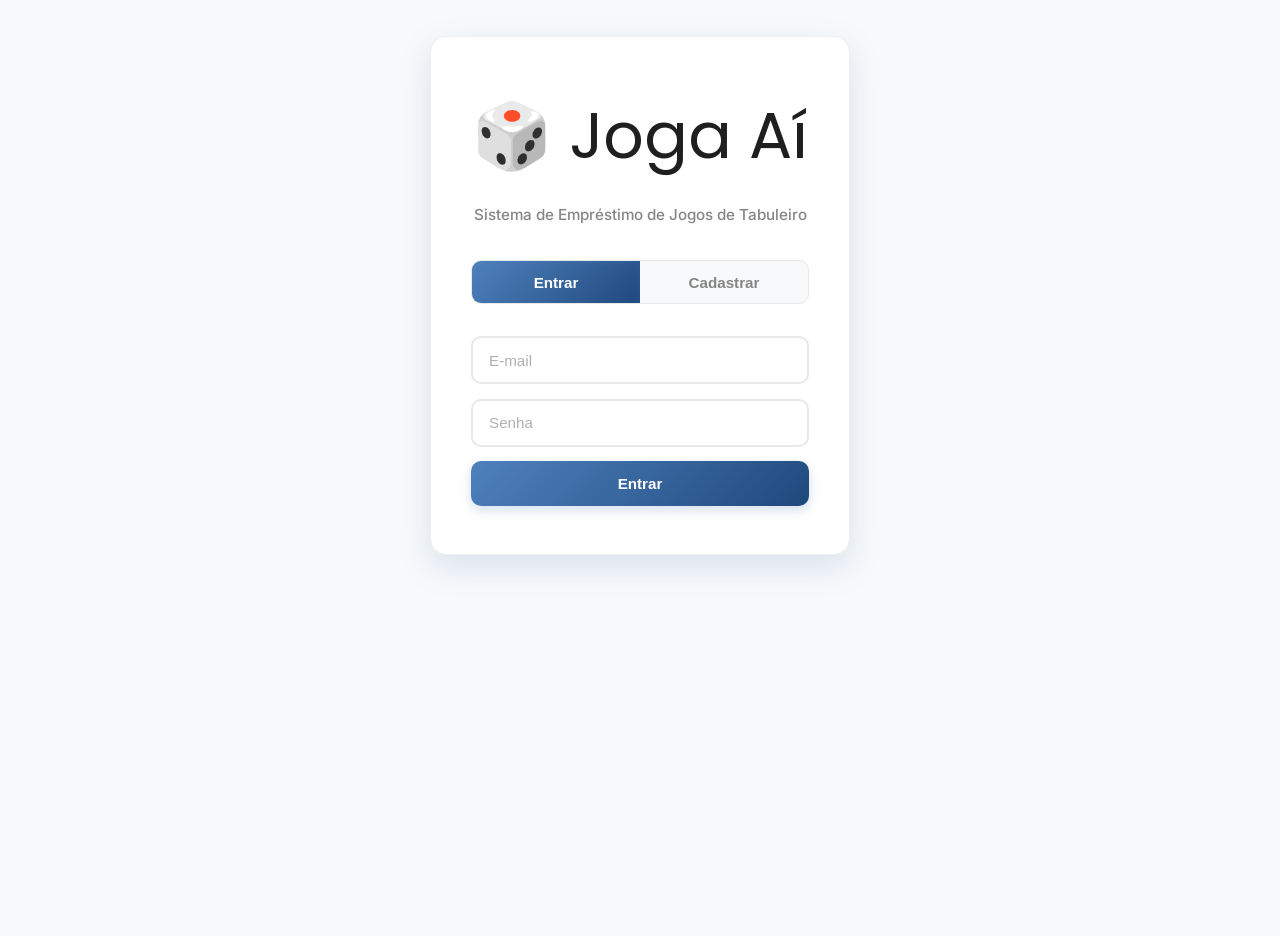
<file: templates/index.html>
<!DOCTYPE html>
<html lang="pt-BR">
<head>
  <meta charset="UTF-8" />
  <meta name="viewport" content="width=device-width, initial-scale=1.0" />
  <title>Joga Aí – Sistema de Empréstimo de Jogos</title>
  <link rel="stylesheet" href="/static/css/style.css" />
</head>
<body>
  <!-- NAVBAR -->
  <nav id="navbar" class="navbar hidden">
    <div class="nav-brand">🎲 Joga Aí</div>
    <div class="nav-links">
      <button onclick="App.mostrarView('jogos')" class="nav-btn">Explorar</button>
      <button onclick="App.mostrarView('meus-jogos')" class="nav-btn">Meus Jogos</button>
      <button onclick="App.mostrarView('emprestimos')" class="nav-btn">Empréstimos</button>
      <button onclick="App.mostrarView('penalidades')" class="nav-btn">Penalidades</button>
      <div class="nav-notif">
        <button onclick="App.mostrarView('notificacoes')" class="nav-btn notif-btn">
          🔔 <span id="notif-badge" class="badge hidden">0</span>
        </button>
      </div>
      <span id="nav-usuario" class="nav-user"></span>
      <button onclick="App.logout()" class="nav-btn btn-sair">Sair</button>
    </div>
  </nav>

  <!-- MAIN CONTENT -->
  <main id="app">

    <!-- VIEW: AUTH -->
    <div id="view-auth" class="view">
      <div class="auth-container">
        <div class="auth-logo">🎲 Joga Aí</div>
        <p class="auth-sub">Sistema de Empréstimo de Jogos de Tabuleiro</p>
        <div class="tabs">
          <button id="tab-login" class="tab active" onclick="Auth.mostrarLogin()">Entrar</button>
          <button id="tab-cadastro" class="tab" onclick="Auth.mostrarCadastro()">Cadastrar</button>
        </div>

        <!-- Login -->
        <form id="form-login" onsubmit="Auth.login(event)">
          <input type="email" id="login-email" placeholder="E-mail" required />
          <input type="password" id="login-senha" placeholder="Senha" required />
          <button type="submit" class="btn-primary">Entrar</button>
          <div id="login-erro" class="erro hidden"></div>
        </form>

        <!-- Cadastro -->
        <form id="form-cadastro" class="hidden" onsubmit="Auth.cadastrar(event)">
          <input type="text" id="cad-nome" placeholder="Nome completo" required />
          <input type="email" id="cad-email" placeholder="E-mail" required />
          <input type="password" id="cad-senha" placeholder="Senha" required />
          <button type="submit" class="btn-primary">Criar conta</button>
          <div id="cad-erro" class="erro hidden"></div>
        </form>
      </div>
    </div>

    <!-- VIEW: EXPLORAR JOGOS -->
    <div id="view-jogos" class="view hidden">
      <div class="content">
        <h2>Explorar Jogos</h2>
        <div class="search-bar">
          <input type="text" id="busca-input" placeholder="Buscar por nome ou categoria..." oninput="Jogos.buscar()" />
        </div>
        <div id="jogos-lista" class="jogos-grid"></div>
      </div>
    </div>

    <!-- VIEW: MEUS JOGOS -->
    <div id="view-meus-jogos" class="view hidden">
      <div class="content">
        <div class="section-header">
          <h2>Meus Jogos</h2>
          <button class="btn-primary" onclick="MeusJogos.mostrarForm()">+ Adicionar Jogo</button>
        </div>

        <!-- Formulário de cadastro/edição -->
        <div id="form-jogo-container" class="card hidden">
          <h3 id="form-jogo-titulo">Novo Jogo</h3>
          <form id="form-jogo" onsubmit="MeusJogos.salvar(event)">
            <input type="hidden" id="jogo-edit-id" />
            <input type="text" id="jogo-nome" placeholder="Nome do jogo" required />
            <select id="jogo-categoria" required>
              <option value="">Selecione a categoria</option>
              <option value="Estratégia">Estratégia</option>
              <option value="Cooperativo">Cooperativo</option>
              <option value="Familia">Família</option>
              <option value="Cartas">Cartas</option>
              <option value="RPG">RPG</option>
              <option value="Party">Party</option>
              <option value="Outro">Outro</option>
            </select>
            <textarea id="jogo-descricao" placeholder="Descrição do jogo" required rows="3"></textarea>
            <div class="form-actions">
              <button type="submit" class="btn-primary">Salvar</button>
              <button type="button" class="btn-secondary" onclick="MeusJogos.cancelar()">Cancelar</button>
            </div>
          </form>
        </div>

        <div id="meus-jogos-lista" class="jogos-grid"></div>
      </div>
    </div>

    <!-- VIEW: EMPRÉSTIMOS -->
    <div id="view-emprestimos" class="view hidden">
      <div class="content">
        <h2>Meus Empréstimos</h2>
        <div id="emprestimos-lista"></div>
      </div>
    </div>

    <!-- VIEW: CHAT -->
    <div id="view-chat" class="view hidden">
      <div class="content chat-container">
        <div class="chat-header">
          <button onclick="App.mostrarView('emprestimos')" class="btn-back">← Voltar</button>
          <h3 id="chat-titulo">Chat</h3>
        </div>
        <div id="chat-mensagens" class="chat-messages"></div>
        <form id="form-chat" onsubmit="Chat.enviar(event)" class="chat-input">
          <input type="text" id="chat-conteudo" placeholder="Digite sua mensagem..." autocomplete="off" />
          <button type="submit" class="btn-primary">Enviar</button>
        </form>
      </div>
    </div>

    <!-- VIEW: PENALIDADES -->
    <div id="view-penalidades" class="view hidden">
      <div class="content">
        <h2>Minhas Penalidades</h2>
        <div id="penalidades-lista"></div>
      </div>
    </div>

    <!-- VIEW: NOTIFICAÇÕES -->
    <div id="view-notificacoes" class="view hidden">
      <div class="content">
        <div class="section-header">
          <h2>Notificações</h2>
          <button class="btn-secondary" onclick="Notificacoes.marcarTodasLidas()">Marcar todas como lidas</button>
        </div>
        <div id="notificacoes-lista"></div>
      </div>
    </div>

  </main>

  <!-- MODAL: Solicitar Empréstimo -->
  <div id="modal-emprestimo" class="modal hidden">
    <div class="modal-content">
      <h3>Solicitar Empréstimo</h3>
      <p id="modal-jogo-nome"></p>
      <form onsubmit="Jogos.confirmarEmprestimo(event)">
        <input type="hidden" id="modal-jogo-id" />
        <label>Data de devolução:</label>
        <input type="date" id="modal-data-prazo" required />
        <div class="form-actions">
          <button type="submit" class="btn-primary">Confirmar</button>
          <button type="button" class="btn-secondary" onclick="App.fecharModal()">Cancelar</button>
        </div>
      </form>
    </div>
  </div>

  <!-- OVERLAY -->
  <div id="modal-overlay" class="modal-overlay hidden" onclick="App.fecharModal()"></div>

  <script src="/static/js/api.js"></script>
  <script src="/static/js/auth.js"></script>
  <script src="/static/js/jogos.js"></script>
  <script src="/static/js/emprestimos.js"></script>
  <script src="/static/js/chat.js"></script>
  <script src="/static/js/app.js"></script>
</body>
</html>
</file>
<file: static/css/style.css>
@import url('https://fonts.googleapis.com/css2?family=Poppins:wght@400;500;600;700&family=Inter:wght@300;400;500;600&display=swap');

:root {
  /* Cores da Identidade Visual */
  --primary: #4F81BD;
  --primary-dark: #1F497D;
  --primary-light: #8BB0DA;
  --secondary: #EEECE1;
  --accent: #F79646;
  --accent-dark: #E67D3C;
  --success: #9BBB59;
  --success-light: #C5DFA8;
  --warning: #F79646;
  --danger: #C0504D;
  --danger-light: #F5A5A3;
  --purple: #8064A2;
  --cyan: #4BACC6;
  
  /* Backgrounds */
  --bg: #F8F9FA;
  --bg-secondary: #F0EFE8;
  --card-bg: #FFFFFF;
  --card-hover: #FAFAF8;
  
  /* Text */
  --text: #1F1F1F;
  --text-secondary: #4A4A4A;
  --text-muted: #858585;
  --text-light: #B0B0B0;
  
  /* Borders & Shadows */
  --border: #E8E8E6;
  --border-light: #F0EFEB;
  --radius: 12px;
  --radius-lg: 16px;
  --shadow-sm: 0 1px 3px rgba(0,0,0,0.05);
  --shadow: 0 4px 12px rgba(79,129,189,0.12);
  --shadow-md: 0 8px 24px rgba(79,129,189,0.15);
  --shadow-lg: 0 12px 32px rgba(79,129,189,0.18);
  
  /* Transitions */
  --transition: all 0.3s cubic-bezier(0.4, 0, 0.2, 1);
  --transition-fast: all 0.15s cubic-bezier(0.4, 0, 0.2, 1);
}

* {
  box-sizing: border-box;
  margin: 0;
  padding: 0;
}

html {
  scroll-behavior: smooth;
}

body {
  font-family: 'Inter', system-ui, sans-serif;
  background: var(--bg);
  color: var(--text);
  min-height: 100vh;
  line-height: 1.6;
  -webkit-font-smoothing: antialiased;
  -moz-osx-font-smoothing: grayscale;
}

/* NAVBAR */
.navbar {
  background: linear-gradient(135deg, var(--primary-dark) 0%, var(--primary) 100%);
  border-bottom: none;
  padding: 0 2rem;
  height: 70px;
  display: flex;
  align-items: center;
  justify-content: space-between;
  position: sticky;
  top: 0;
  z-index: 100;
  box-shadow: var(--shadow-md);
}

.nav-brand {
  font-family: 'Poppins', sans-serif;
  font-size: 1.5rem;
  font-weight: 700;
  color: #fff;
  display: flex;
  align-items: center;
  gap: 0.5rem;
  letter-spacing: -0.5px;
}

.nav-links {
  display: flex;
  align-items: center;
  gap: 0.25rem;
}

.nav-btn {
  background: rgba(255,255,255,0.15);
  border: none;
  padding: 0.5rem 1rem;
  border-radius: 8px;
  cursor: pointer;
  font-size: 0.9rem;
  color: #fff;
  transition: var(--transition);
  font-weight: 500;
  white-space: nowrap;
}

.nav-btn:hover {
  background: rgba(255,255,255,0.25);
  transform: translateY(-1px);
}

.nav-btn:active {
  transform: translateY(0);
}

.nav-user {
  font-size: 0.85rem;
  color: rgba(255,255,255,0.8);
  padding: 0 0.75rem;
}

.btn-sair {
  background: rgba(255, 100, 100, 0.2) !important;
  color: #fff !important;
}

.btn-sair:hover {
  background: rgba(255, 80, 80, 0.3) !important;
}

.notif-btn {
  position: relative;
  font-size: 1rem;
}

.badge {
  background: var(--danger);
  color: #fff;
  border-radius: 50%;
  padding: 2px 6px;
  font-size: 0.65rem;
  position: absolute;
  top: -8px;
  right: -8px;
  min-width: 20px;
  height: 20px;
  display: flex;
  align-items: center;
  justify-content: center;
  font-weight: 700;
  box-shadow: 0 2px 8px rgba(192, 80, 77, 0.3);
}

/* VIEWS */
.view { min-height: calc(100vh - 60px); }
.content { max-width: 1100px; margin: 0 auto; padding: 2rem 1.5rem; }
.hidden { display: none !important; }

/* AUTH */
.auth-container {
  max-width: 420px;
  margin: 4vh auto;
  background: var(--card-bg);
  border-radius: var(--radius-lg);
  padding: 3rem 2.5rem;
  box-shadow: var(--shadow-lg);
  border: 1px solid var(--border-light);
  text-align: center;
  animation: slideUp 0.5s ease-out;
}

@keyframes slideUp {
  from {
    opacity: 0;
    transform: translateY(20px);
  }
  to {
    opacity: 1;
    transform: translateY(0);
  }
}

.auth-logo {
  font-family: 'Poppins', sans-serif;
  font-size: 4rem;
  margin-bottom: 1rem;
  animation: bounce 1s ease-in-out;
}

@keyframes bounce {
  0%, 100% { transform: translateY(0); }
  50% { transform: translateY(-10px); }
}

.auth-sub {
  color: var(--text-muted);
  font-size: 0.95rem;
  margin-bottom: 2rem;
  font-weight: 500;
}

.tabs {
  display: flex;
  margin-bottom: 2rem;
  border-radius: 10px;
  overflow: hidden;
  background: var(--bg);
  border: 1px solid var(--border);
}

.tab {
  flex: 1;
  padding: 0.8rem 1rem;
  background: none;
  border: none;
  cursor: pointer;
  font-size: 0.95rem;
  font-weight: 600;
  transition: var(--transition);
  color: var(--text-muted);
}

.tab.active {
  background: linear-gradient(135deg, var(--primary) 0%, var(--primary-dark) 100%);
  color: #fff;
  box-shadow: inset 0 2px 8px rgba(79,129,189,0.2);
}

/* FORMS & INPUTS */
form input, form select, form textarea {
  display: block;
  width: 100%;
  padding: 0.85rem 1rem;
  border: 2px solid var(--border);
  border-radius: 10px;
  font-size: 0.95rem;
  margin-bottom: 0.9rem;
  outline: none;
  transition: var(--transition);
  font-family: 'Inter', inherit;
  background: var(--card-bg);
  color: var(--text);
}

form input:focus, form select:focus, form textarea:focus {
  border-color: var(--primary);
  box-shadow: 0 0 0 3px rgba(79,129,189,0.1);
  background: rgba(79,129,189,0.02);
}

form input::placeholder {
  color: var(--text-light);
}

form textarea {
  resize: vertical;
  min-height: 80px;
}

/* Remove spinner from number inputs */
input[type="number"]::-webkit-inner-spin-button,
input[type="number"]::-webkit-outer-spin-button {
  -webkit-appearance: none;
  margin: 0;
}

input[type="number"] {
  -moz-appearance: textfield;
}

/* BUTTONS */
.btn-primary {
  background: linear-gradient(135deg, var(--primary) 0%, var(--primary-dark) 100%);
  color: #fff;
  border: none;
  padding: 0.85rem 1.5rem;
  border-radius: 10px;
  cursor: pointer;
  font-size: 0.95rem;
  font-weight: 600;
  transition: var(--transition);
  width: 100%;
  box-shadow: 0 4px 12px rgba(79,129,189,0.25);
  position: relative;
  overflow: hidden;
}

.btn-primary::before {
  content: '';
  position: absolute;
  top: 50%;
  left: 50%;
  width: 0;
  height: 0;
  border-radius: 50%;
  background: rgba(255,255,255,0.3);
  transform: translate(-50%, -50%);
  pointer-events: none;
}

.btn-primary:hover {
  transform: translateY(-2px);
  box-shadow: 0 6px 20px rgba(79,129,189,0.35);
}

.btn-primary:active {
  transform: translateY(0);
  box-shadow: 0 2px 8px rgba(79,129,189,0.2);
}

.btn-secondary {
  background: var(--secondary);
  color: var(--primary);
  border: 2px solid var(--primary-light);
  padding: 0.7rem 1.2rem;
  border-radius: 10px;
  cursor: pointer;
  font-size: 0.9rem;
  font-weight: 600;
  transition: var(--transition);
}

.btn-secondary:hover {
  background: rgba(79,129,189,0.08);
  border-color: var(--primary);
  transform: translateY(-2px);
}

.btn-danger {
  background: linear-gradient(135deg, var(--danger) 0%, #A83F45 100%);
  color: #fff;
  border: none;
  padding: 0.6rem 1.2rem;
  border-radius: 8px;
  cursor: pointer;
  font-size: 0.85rem;
  font-weight: 600;
  transition: var(--transition);
  box-shadow: 0 4px 12px rgba(192,80,77,0.2);
}

.btn-danger:hover {
  transform: translateY(-2px);
  box-shadow: 0 6px 16px rgba(192,80,77,0.3);
}

.btn-sm {
  padding: 0.5rem 1rem;
  font-size: 0.82rem;
  border-radius: 8px;
  cursor: pointer;
  border: none;
  font-weight: 500;
}

.btn-back {
  background: none;
  border: none;
  color: var(--primary);
  cursor: pointer;
  font-size: 0.95rem;
  padding: 0.3rem 0;
  font-weight: 600;
  transition: var(--transition);
}

.btn-back:hover {
  color: var(--primary-dark);
  transform: translateX(-3px);
}

/* CARDS */
.card {
  background: var(--card-bg);
  border-radius: var(--radius-lg);
  padding: 1.5rem;
  box-shadow: var(--shadow);
  border: 1px solid var(--border);
  margin-bottom: 1.5rem;
  transition: var(--transition);
}

.card:hover {
  box-shadow: var(--shadow-md);
  border-color: var(--primary-light);
}

.card h3 {
  font-family: 'Poppins', sans-serif;
  font-size: 1.1rem;
  margin-bottom: 1rem;
  color: var(--text);
  font-weight: 600;
}

/* JOGOS GRID */
.jogos-grid {
  display: grid;
  grid-template-columns: repeat(auto-fill, minmax(280px, 1fr));
  gap: 1.5rem;
  margin-top: 2rem;
}

.jogo-card {
  background: var(--card-bg);
  border: 1px solid var(--border);
  border-radius: var(--radius-lg);
  padding: 1.3rem;
  box-shadow: var(--shadow);
  transition: var(--transition);
  display: flex;
  flex-direction: column;
  height: 100%;
}

.jogo-card:hover {
  transform: translateY(-6px);
  box-shadow: var(--shadow-lg);
  border-color: var(--primary-light);
}

.jogo-card h3 {
  font-family: 'Poppins', sans-serif;
  font-size: 1.05rem;
  margin-bottom: 0.5rem;
  color: var(--text);
  font-weight: 600;
  line-height: 1.3;
}

.jogo-card .categoria {
  display: inline-block;
  background: linear-gradient(135deg, var(--primary) 0%, var(--primary-dark) 100%);
  color: #fff;
  font-size: 0.7rem;
  padding: 0.4rem 0.85rem;
  border-radius: 20px;
  margin-bottom: 0.8rem;
  font-weight: 600;
  width: fit-content;
  box-shadow: 0 2px 8px rgba(79,129,189,0.2);
}

.jogo-card .descricao {
  font-size: 0.85rem;
  color: var(--text-muted);
  margin-bottom: 1rem;
  flex-grow: 1;
  line-height: 1.5;
}

.jogo-card .dono {
  font-size: 0.8rem;
  color: var(--text-light);
  margin-bottom: 1rem;
  padding-bottom: 0.8rem;
  border-bottom: 1px solid var(--border-light);
}

.status-badge {
  display: inline-block;
  font-size: 0.75rem;
  padding: 0.4rem 0.85rem;
  border-radius: 20px;
  font-weight: 700;
  text-transform: uppercase;
  letter-spacing: 0.5px;
}

.status-DISPONIVEL {
  background: linear-gradient(135deg, var(--success) 0%, #7BA94A 100%);
  color: #fff;
  box-shadow: 0 2px 8px rgba(155,187,89,0.2);
}

.status-EMPRESTADO {
  background: linear-gradient(135deg, var(--danger) 0%, #A83F45 100%);
  color: #fff;
  box-shadow: 0 2px 8px rgba(192,80,77,0.2);
}

.status-ATIVO {
  background: linear-gradient(135deg, var(--cyan) 0%, #3A8FA4 100%);
  color: #fff;
  box-shadow: 0 2px 8px rgba(75,172,198,0.2);
}

.status-DEVOLVIDO {
  background: linear-gradient(135deg, var(--success) 0%, #7BA94A 100%);
  color: #fff;
}

.status-CANCELADO {
  background: var(--bg-secondary);
  color: var(--text-muted);
  border: 1px solid var(--border);
}

.status-BLOQUEADO {
  background: linear-gradient(135deg, var(--danger) 0%, #A83F45 100%);
  color: #fff;
}

.status-PENDENTE {
  background: linear-gradient(135deg, var(--warning) 0%, #E67D3C 100%);
  color: #fff;
  box-shadow: 0 2px 8px rgba(247,150,70,0.2);
}

.status-PAGA {
  background: linear-gradient(135deg, var(--success) 0%, #7BA94A 100%);
  color: #fff;
}

.card-actions {
  display: flex;
  gap: 0.6rem;
  flex-wrap: wrap;
  margin-top: 1rem;
  padding-top: 1rem;
  border-top: 1px solid var(--border-light);
}

/* EMPRÉSTIMOS */
.emprestimo-card {
  background: var(--card-bg);
  border: 1px solid var(--border);
  border-radius: var(--radius-lg);
  padding: 1.5rem;
  margin-bottom: 1.5rem;
  box-shadow: var(--shadow);
  transition: var(--transition);
  border-left: 4px solid var(--primary);
}

.emprestimo-card:hover {
  box-shadow: var(--shadow-md);
  transform: translateX(4px);
}

.emprestimo-card h3 {
  font-family: 'Poppins', sans-serif;
  margin-bottom: 0.5rem;
  font-size: 1.1rem;
  color: var(--text);
  font-weight: 600;
}

.emprestimo-meta {
  font-size: 0.85rem;
  color: var(--text-muted);
  margin-bottom: 0.8rem;
}

.atraso-badge {
  background: linear-gradient(135deg, var(--danger) 0%, #A83F45 100%);
  color: #fff;
  padding: 0.4rem 0.85rem;
  border-radius: 20px;
  font-size: 0.75rem;
  font-weight: 700;
  text-transform: uppercase;
  letter-spacing: 0.5px;
  box-shadow: 0 2px 8px rgba(192,80,77,0.2);
}

/* SEARCH */
.search-bar {
  margin-bottom: 1.5rem;
  display: flex;
  gap: 0.75rem;
}

.search-bar input {
  max-width: 500px;
  padding: 0.85rem 1.2rem;
  border: 2px solid var(--border);
  border-radius: 10px;
  font-size: 0.95rem;
  width: 100%;
  outline: none;
  transition: var(--transition);
  background: var(--card-bg);
}

.search-bar input:focus {
  border-color: var(--primary);
  box-shadow: 0 0 0 3px rgba(79,129,189,0.1);
}

/* SECTION HEADER */
.section-header {
  display: flex;
  justify-content: space-between;
  align-items: center;
  margin-bottom: 2rem;
}

.section-header h2 {
  font-family: 'Poppins', sans-serif;
  font-size: 1.6rem;
  color: var(--text);
  font-weight: 700;
  letter-spacing: -0.5px;
}

.section-header .btn-primary {
  width: auto;
  padding: 0.7rem 1.5rem;
}

/* FORM ACTIONS */
.form-actions {
  display: flex;
  gap: 0.75rem;
  margin-top: 1.5rem;
  flex-wrap: wrap;
}

.form-actions .btn-primary,
.form-actions .btn-secondary {
  width: auto;
  flex: 1;
  min-width: 120px;
}

/* CHAT */
.chat-container {
  max-width: 800px;
}

.chat-header {
  display: flex;
  align-items: center;
  gap: 1rem;
  margin-bottom: 1.5rem;
}

.chat-header h3 {
  font-family: 'Poppins', sans-serif;
  font-size: 1.3rem;
  margin: 0;
  color: var(--text);
  font-weight: 600;
}

.chat-messages {
  background: var(--card-bg);
  border: 1px solid var(--border);
  border-radius: var(--radius-lg);
  padding: 1.5rem;
  height: 450px;
  overflow-y: auto;
  display: flex;
  flex-direction: column;
  gap: 0.8rem;
  margin-bottom: 1.5rem;
  box-shadow: var(--shadow);
}

.msg-bubble {
  max-width: 70%;
  padding: 0.8rem 1.1rem;
  border-radius: 16px;
  font-size: 0.9rem;
  line-height: 1.5;
  animation: messageSlide 0.3s ease-out;
}

@keyframes messageSlide {
  from {
    opacity: 0;
    transform: translateY(10px);
  }
  to {
    opacity: 1;
    transform: translateY(0);
  }
}

.msg-meu {
  background: linear-gradient(135deg, var(--primary) 0%, var(--primary-dark) 100%);
  color: #fff;
  align-self: flex-end;
  border-bottom-right-radius: 4px;
  box-shadow: 0 2px 8px rgba(79,129,189,0.2);
}

.msg-outro {
  background: var(--bg);
  color: var(--text);
  align-self: flex-start;
  border: 1px solid var(--border);
  border-bottom-left-radius: 4px;
}

.msg-nome {
  font-size: 0.7rem;
  opacity: 0.7;
  margin-bottom: 0.3rem;
  font-weight: 600;
}

.msg-hora {
  font-size: 0.65rem;
  opacity: 0.6;
  text-align: right;
  margin-top: 0.3rem;
}

.chat-input {
  display: flex;
  gap: 0.75rem;
}

.chat-input input {
  flex: 1;
  padding: 0.85rem 1rem;
  border: 2px solid var(--border);
  border-radius: 10px;
  font-size: 0.95rem;
  outline: none;
  transition: var(--transition);
}

.chat-input input:focus {
  border-color: var(--primary);
  box-shadow: 0 0 0 3px rgba(79,129,189,0.1);
}

.chat-input .btn-primary {
  width: auto;
  flex-shrink: 0;
  padding: 0.85rem 1.5rem;
}

/* PENALIDADES */
.penalidade-card {
  background: var(--card-bg);
  border: 2px solid var(--border);
  border-radius: var(--radius-lg);
  padding: 1.5rem;
  margin-bottom: 1.5rem;
  box-shadow: var(--shadow);
  transition: var(--transition);
  border-left: 5px solid var(--danger);
}

.penalidade-card:hover {
  box-shadow: var(--shadow-md);
  border-color: var(--danger-light);
}

.penalidade-valor {
  font-family: 'Poppins', sans-serif;
  font-size: 1.6rem;
  font-weight: 700;
  color: var(--danger);
  margin: 0.8rem 0;
  letter-spacing: -0.5px;
}

.penalidade-card h3 {
  font-family: 'Poppins', sans-serif;
  font-size: 1.1rem;
  margin-bottom: 0.5rem;
  color: var(--text);
  font-weight: 600;
}

/* NOTIFICAÇÕES */
.notif-item {
  background: var(--card-bg);
  border: 1px solid var(--border);
  border-radius: var(--radius-lg);
  padding: 1.2rem;
  margin-bottom: 1rem;
  font-size: 0.9rem;
  display: flex;
  align-items: flex-start;
  gap: 1rem;
  transition: var(--transition);
}

.notif-item:hover {
  box-shadow: var(--shadow);
  border-color: var(--primary-light);
}

.notif-nao-lida {
  border-left: 4px solid var(--primary);
  background: linear-gradient(to right, rgba(79,129,189,0.04), transparent);
}

.notif-icon {
  font-size: 1.4rem;
  flex-shrink: 0;
}

.notif-hora {
  font-size: 0.75rem;
  color: var(--text-light);
  margin-top: 0.3rem;
}

/* MODAL */
.modal {
  position: fixed;
  top: 50%;
  left: 50%;
  transform: translate(-50%, -50%);
  z-index: 200;
  background: var(--card-bg);
  border-radius: var(--radius-lg);
  padding: 2.5rem;
  width: 400px;
  max-width: 90vw;
  box-shadow: var(--shadow-lg);
  border: 1px solid var(--border-light);
  animation: modalSlide 0.3s ease-out;
}

@keyframes modalSlide {
  from {
    opacity: 0;
    transform: translate(-50%, -48%);
  }
  to {
    opacity: 1;
    transform: translate(-50%, -50%);
  }
}

.modal-overlay {
  position: fixed;
  inset: 0;
  background: rgba(0,0,0,0.5);
  z-index: 190;
  animation: fadeIn 0.2s ease-out;
}

@keyframes fadeIn {
  from { opacity: 0; }
  to { opacity: 1; }
}

.modal h3 {
  font-family: 'Poppins', sans-serif;
  margin-bottom: 1rem;
  font-size: 1.3rem;
  color: var(--text);
  font-weight: 600;
}

.modal p {
  color: var(--text-muted);
  margin-bottom: 1rem;
  font-size: 0.9rem;
  line-height: 1.5;
}

.modal label {
  font-size: 0.85rem;
  color: var(--text-secondary);
  display: block;
  margin-bottom: 0.5rem;
  font-weight: 500;
}

/* ERRO & SUCESSO */
.erro {
  color: var(--danger);
  font-size: 0.85rem;
  padding: 0.75rem 1rem;
  background: linear-gradient(135deg, rgba(192,80,77,0.08) 0%, rgba(192,80,77,0.04) 100%);
  border-radius: 8px;
  margin-top: 0.75rem;
  border-left: 3px solid var(--danger);
}

.sucesso {
  color: var(--success);
  font-size: 0.85rem;
  padding: 0.75rem 1rem;
  background: linear-gradient(135deg, rgba(155,187,89,0.08) 0%, rgba(155,187,89,0.04) 100%);
  border-radius: 8px;
  margin-top: 0.75rem;
  border-left: 3px solid var(--success);
}

/* EMPTY STATE */
.empty-state {
  text-align: center;
  color: var(--text-muted);
  padding: 4rem 2rem;
  font-size: 0.95rem;
}

.empty-state .icon {
  font-size: 3.5rem;
  margin-bottom: 1rem;
  opacity: 0.6;
}

/* RESPONSIVIDADE */

/* Tablets */
@media (max-width: 768px) {
  :root {
    --radius: 10px;
    --radius-lg: 14px;
  }

  .navbar {
    padding: 0 1rem;
    height: 60px;
  }

  .nav-brand {
    font-size: 1.2rem;
  }

  .nav-links {
    gap: 0.2rem;
  }

  .nav-btn {
    padding: 0.4rem 0.6rem;
    font-size: 0.8rem;
  }

  .content {
    padding: 1.5rem 1rem;
  }

  .auth-container {
    width: 90%;
    margin: 3vh auto;
    padding: 2rem;
  }

  .jogos-grid {
    grid-template-columns: repeat(auto-fill, minmax(240px, 1fr));
    gap: 1rem;
  }

  .jogo-card {
    padding: 1rem;
  }

  .section-header {
    flex-direction: column;
    align-items: flex-start;
    gap: 1rem;
  }

  .section-header .btn-primary {
    width: 100%;
  }

  .chat-container {
    max-width: 100%;
  }

  .chat-messages {
    height: 350px;
  }

  .msg-bubble {
    max-width: 85%;
  }
}

/* Mobile */
@media (max-width: 600px) {
  :root {
    --radius: 8px;
    --radius-lg: 12px;
  }

  .navbar {
    padding: 0 0.75rem;
    height: 55px;
  }

  .nav-brand {
    font-size: 1rem;
  }

  .nav-links {
    gap: 0;
    flex-wrap: wrap;
  }

  .nav-btn {
    padding: 0.3rem 0.4rem;
    font-size: 0.7rem;
    border-radius: 4px;
  }

  .nav-user {
    padding: 0 0.3rem;
    font-size: 0.75rem;
    display: none;
  }

  .content {
    padding: 1rem 0.75rem;
    max-width: 100%;
  }

  .auth-container {
    width: 100%;
    margin: 2vh auto;
    padding: 1.5rem;
    border-radius: 12px;
  }

  .auth-logo {
    font-size: 3rem;
  }

  .auth-sub {
    font-size: 0.85rem;
    margin-bottom: 1.5rem;
  }

  .jogos-grid {
    grid-template-columns: 1fr;
    gap: 0.75rem;
  }

  .jogo-card {
    padding: 0.9rem;
  }

  .jogo-card h3 {
    font-size: 0.95rem;
  }

  .section-header {
    flex-direction: column;
    align-items: stretch;
    gap: 0.75rem;
    margin-bottom: 1rem;
  }

  .section-header h2 {
    font-size: 1.3rem;
    margin-bottom: 0.5rem;
  }

  .section-header .btn-primary {
    width: 100%;
    padding: 0.7rem;
  }

  form input,
  form select,
  form textarea {
    padding: 0.75rem 0.9rem;
    font-size: 16px;
    border-radius: 8px;
  }

  .btn-primary {
    padding: 0.75rem 1.2rem;
    font-size: 0.9rem;
  }

  .btn-secondary {
    padding: 0.6rem 1rem;
    font-size: 0.85rem;
  }

  .form-actions {
    flex-direction: column;
    gap: 0.5rem;
    margin-top: 1rem;
  }

  .form-actions .btn-primary,
  .form-actions .btn-secondary {
    flex: none;
    width: 100%;
  }

  .card {
    padding: 1rem;
    border-radius: 10px;
  }

  .emprestimo-card {
    padding: 1rem;
  }

  .modal {
    width: 90%;
    padding: 1.5rem;
    border-radius: 12px;
  }

  .chat-messages {
    height: 280px;
    padding: 0.75rem;
  }

  .msg-bubble {
    max-width: 100%;
    padding: 0.7rem 0.9rem;
    font-size: 0.85rem;
  }

  .search-bar {
    flex-direction: column;
  }

  .search-bar input {
    max-width: 100%;
  }

  .notif-item {
    padding: 0.9rem;
    gap: 0.75rem;
  }

  .notif-icon {
    font-size: 1.2rem;
  }
}

/* Extra Small */
@media (max-width: 480px) {
  .navbar {
    height: 50px;
    padding: 0 0.5rem;
  }

  .nav-brand {
    font-size: 0.9rem;
  }

  .nav-btn {
    padding: 0.2rem 0.3rem;
    font-size: 0.65rem;
  }

  .badge {
    min-width: 16px;
    height: 16px;
    font-size: 0.6rem;
  }

  .content {
    padding: 0.75rem;
  }

  .auth-container {
    margin: 1vh auto;
    padding: 1.2rem;
  }

  .auth-logo {
    font-size: 2.5rem;
    margin-bottom: 0.75rem;
  }

  .section-header h2 {
    font-size: 1.1rem;
  }

  .modal {
    width: 95%;
    padding: 1.2rem;
  }

  .jogos-grid {
    gap: 0.5rem;
  }

  .jogo-card {
    padding: 0.75rem;
  }

  .btn-primary,
  .btn-secondary {
    padding: 0.65rem 1rem;
    font-size: 0.85rem;
  }
}

/* ACCESSIBILITY & IMPROVEMENTS */

/* Scrollbar customizada */
::-webkit-scrollbar {
  width: 8px;
}

::-webkit-scrollbar-track {
  background: var(--bg);
}

::-webkit-scrollbar-thumb {
  background: var(--primary-light);
  border-radius: 4px;
}

::-webkit-scrollbar-thumb:hover {
  background: var(--primary);
}

/* Focus visible para acessibilidade */
*:focus-visible {
  outline: 2px solid var(--primary);
  outline-offset: 2px;
}

/* Selection */
::selection {
  background: var(--primary);
  color: #fff;
}

/* Melhorias gerais de tipografia */
h1 {
  font-family: 'Poppins', sans-serif;
  font-size: 2.2rem;
  font-weight: 700;
  letter-spacing: -1px;
  color: var(--text);
  margin-bottom: 0.5rem;
}

h2 {
  font-family: 'Poppins', sans-serif;
  font-size: 1.6rem;
  font-weight: 700;
  letter-spacing: -0.5px;
  color: var(--text);
  margin-bottom: 0.75rem;
}

h3 {
  font-family: 'Poppins', sans-serif;
  font-size: 1.2rem;
  font-weight: 600;
  color: var(--text);
  margin-bottom: 0.5rem;
}

p {
  line-height: 1.6;
  color: var(--text-secondary);
}

/* Links */
a {
  color: var(--primary);
  text-decoration: none;
  transition: var(--transition);
}

a:hover {
  color: var(--primary-dark);
  text-decoration: underline;
}

/* View transitions */
.view {
  animation: fadeIn 0.3s ease-out;
}

/* Loader animation */
@keyframes spin {
  0% { transform: rotate(0deg); }
  100% { transform: rotate(360deg); }
}

.loader {
  border: 3px solid var(--border);
  border-top: 3px solid var(--primary);
  border-radius: 50%;
  width: 40px;
  height: 40px;
  animation: spin 1s linear infinite;
}

/* Pulse animation */
@keyframes pulse {
  0%, 100% {
    opacity: 1;
  }
  50% {
    opacity: 0.5;
  }
}

.pulse {
  animation: pulse 2s cubic-bezier(0.4, 0, 0.6, 1) infinite;
}

/* Slide in animations */
@keyframes slideInLeft {
  from {
    opacity: 0;
    transform: translateX(-20px);
  }
  to {
    opacity: 1;
    transform: translateX(0);
  }
}

@keyframes slideInRight {
  from {
    opacity: 0;
    transform: translateX(20px);
  }
  to {
    opacity: 1;
    transform: translateX(0);
  }
}

/* Disabled states */
button:disabled,
input:disabled,
select:disabled,
textarea:disabled {
  opacity: 0.6;
  cursor: not-allowed;
}

/* Utilities */
.hidden { display: none !important; }
.visible { display: block !important; }
.text-center { text-align: center; }
.text-muted { color: var(--text-muted); }
.mt-1 { margin-top: 0.5rem; }
.mt-2 { margin-top: 1rem; }
.mb-1 { margin-bottom: 0.5rem; }
.mb-2 { margin-bottom: 1rem; }
.p-1 { padding: 0.5rem; }
.p-2 { padding: 1rem; }

/* Print styles */
@media print {
  .navbar,
  .nav-links,
  .chat-input,
  .modal-overlay {
    display: none !important;
  }

  body {
    background: #fff;
  }

  .card,
  .jogo-card {
    box-shadow: none;
    border: 1px solid #ccc;
  }
}
</file>
